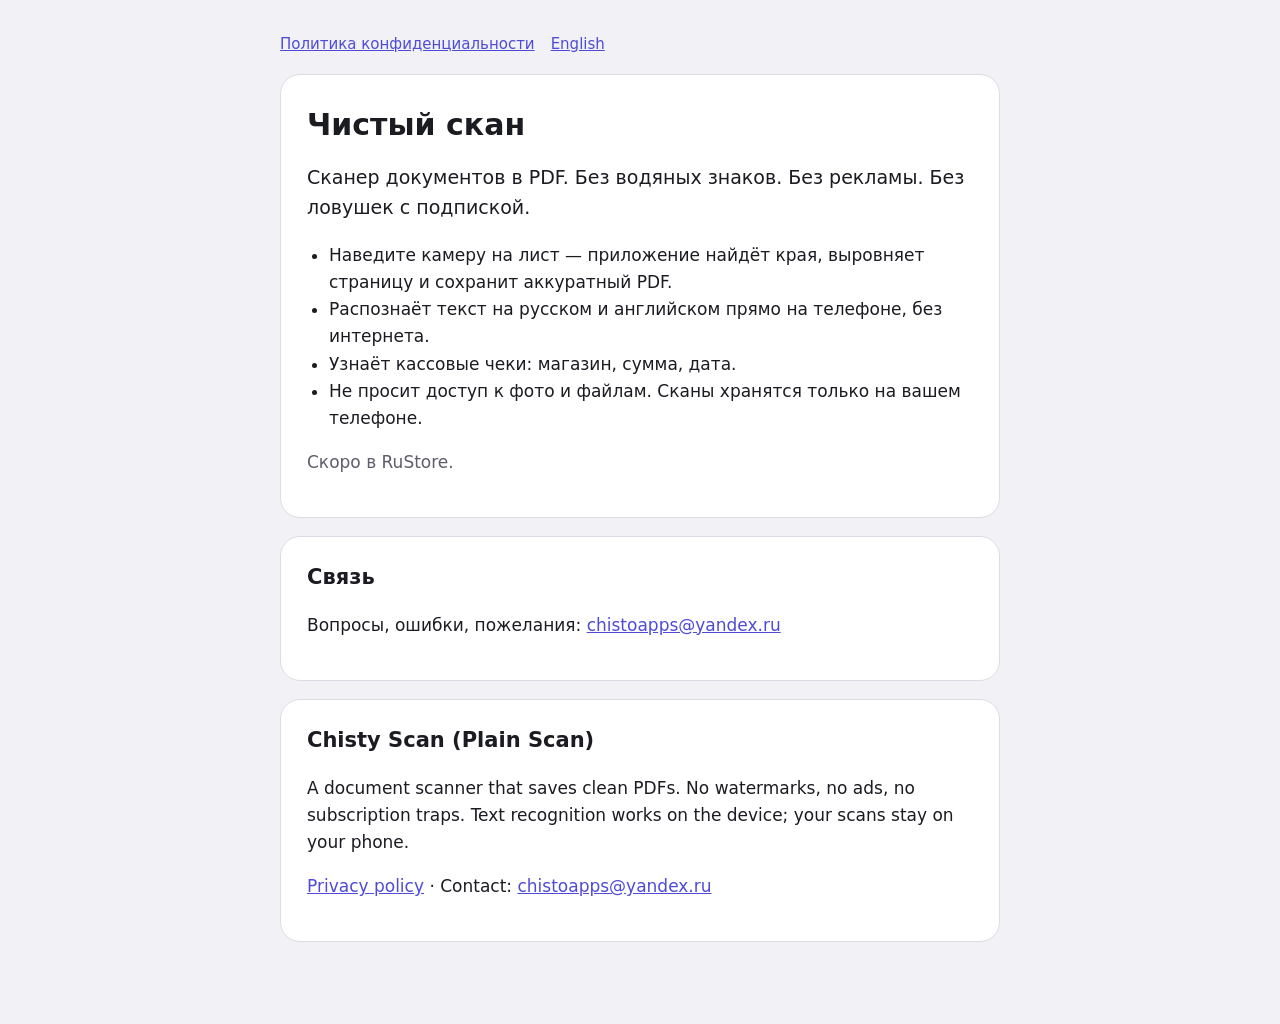
<file: index.html>
<!DOCTYPE html>
<html lang="ru">
<head>
<meta charset="utf-8">
<meta name="viewport" content="width=device-width, initial-scale=1">
<title>Чистый скан — сканер документов без рекламы</title>
<meta name="description" content="Чистый скан — сканер документов в PDF. Без водяных знаков, без рекламы, без ловушек с подпиской. Документы остаются на телефоне.">
<link rel="stylesheet" href="/style.css">
</head>
<body>
<main>
<nav><a href="/privacy/">Политика конфиденциальности</a><a href="#en">English</a></nav>

<div class="card">
<h1>Чистый скан</h1>
<p class="lead">Сканер документов в PDF. Без водяных знаков. Без рекламы. Без ловушек с подпиской.</p>
<ul>
<li>Наведите камеру на лист — приложение найдёт края, выровняет страницу и сохранит аккуратный PDF.</li>
<li>Распознаёт текст на русском и английском прямо на телефоне, без интернета.</li>
<li>Узнаёт кассовые чеки: магазин, сумма, дата.</li>
<li>Не просит доступ к фото и файлам. Сканы хранятся только на вашем телефоне.</li>
</ul>
<p class="muted">Скоро в RuStore.</p>
</div>

<div class="card">
<h2 style="margin-top:0">Связь</h2>
<p>Вопросы, ошибки, пожелания: <a href="mailto:chistoapps@yandex.ru">chistoapps@yandex.ru</a></p>
</div>

<div class="card" id="en" lang="en">
<h2 style="margin-top:0">Chisty Scan (Plain Scan)</h2>
<p>A document scanner that saves clean PDFs. No watermarks, no ads, no subscription traps. Text recognition works on the device; your scans stay on your phone.</p>
<p><a href="/privacy/#en">Privacy policy</a> · Contact: <a href="mailto:chistoapps@yandex.ru">chistoapps@yandex.ru</a></p>
</div>
</main>
</body>
</html>
</file>
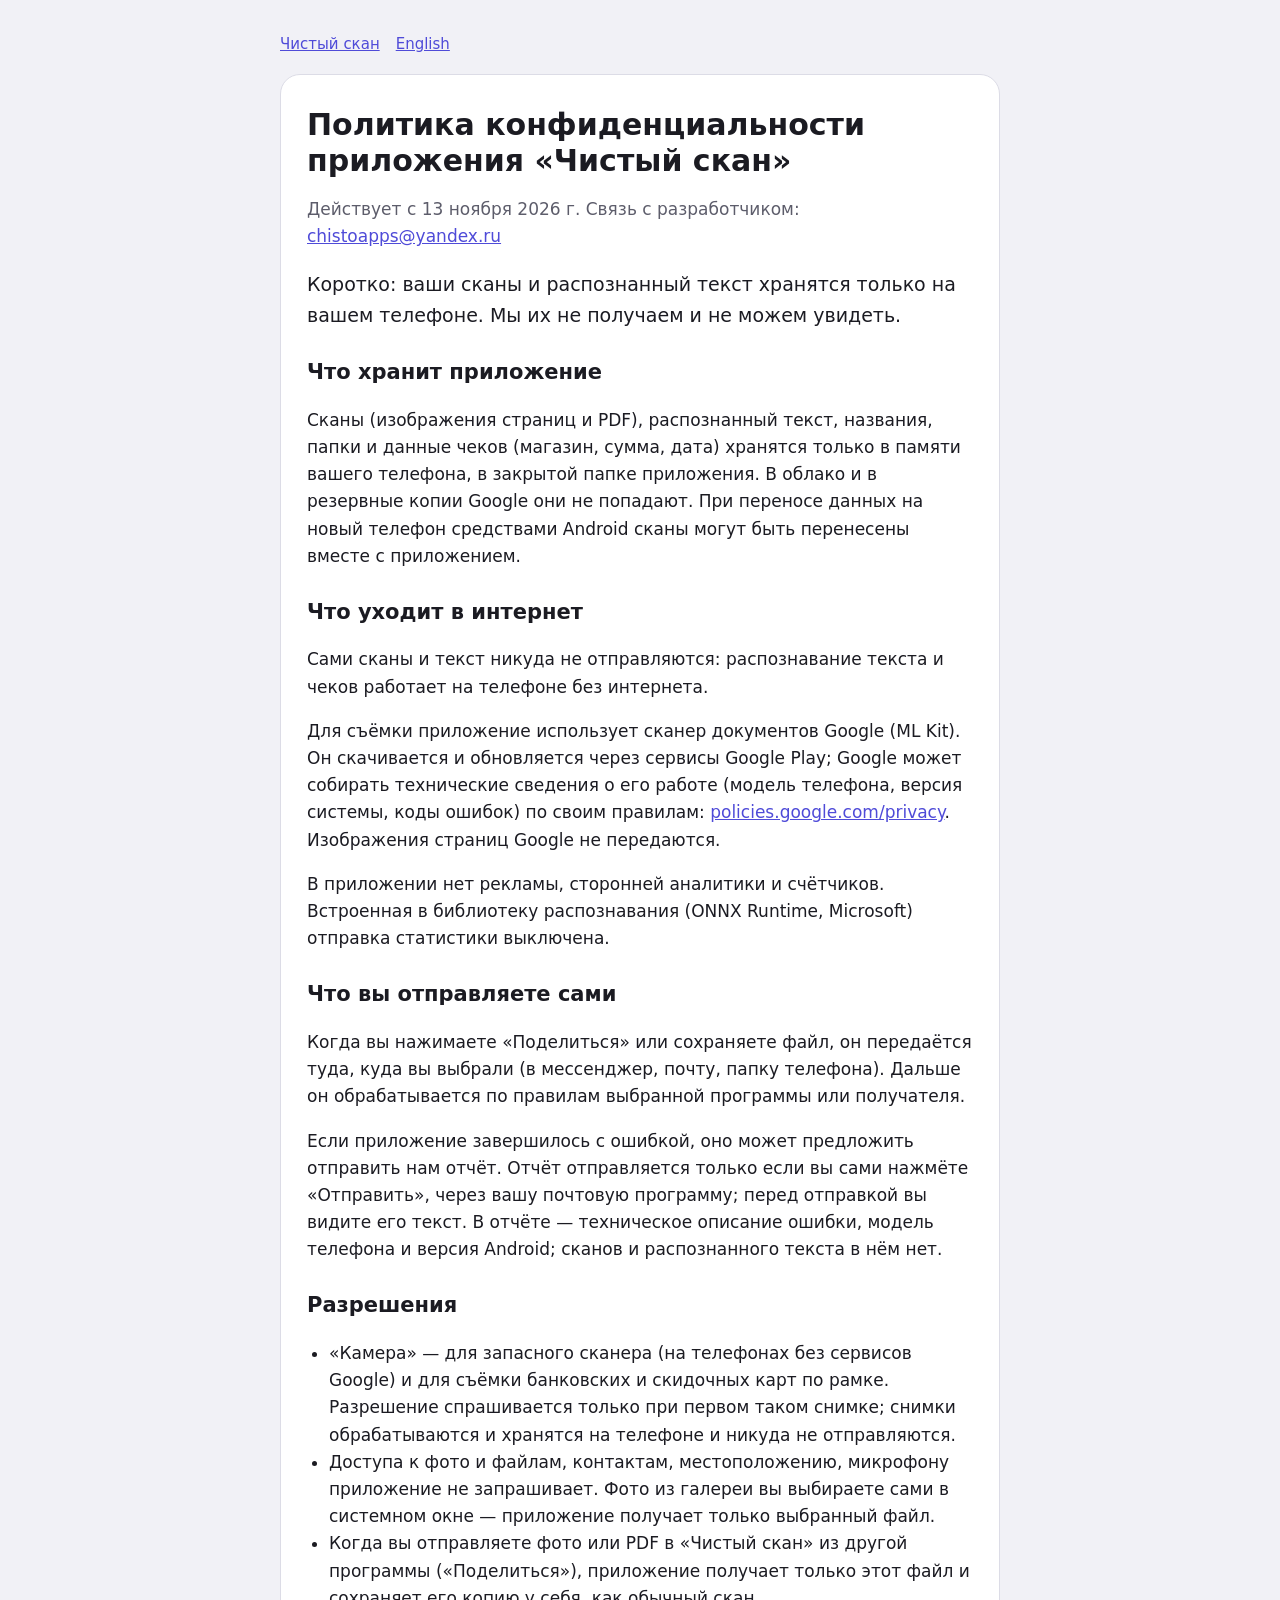
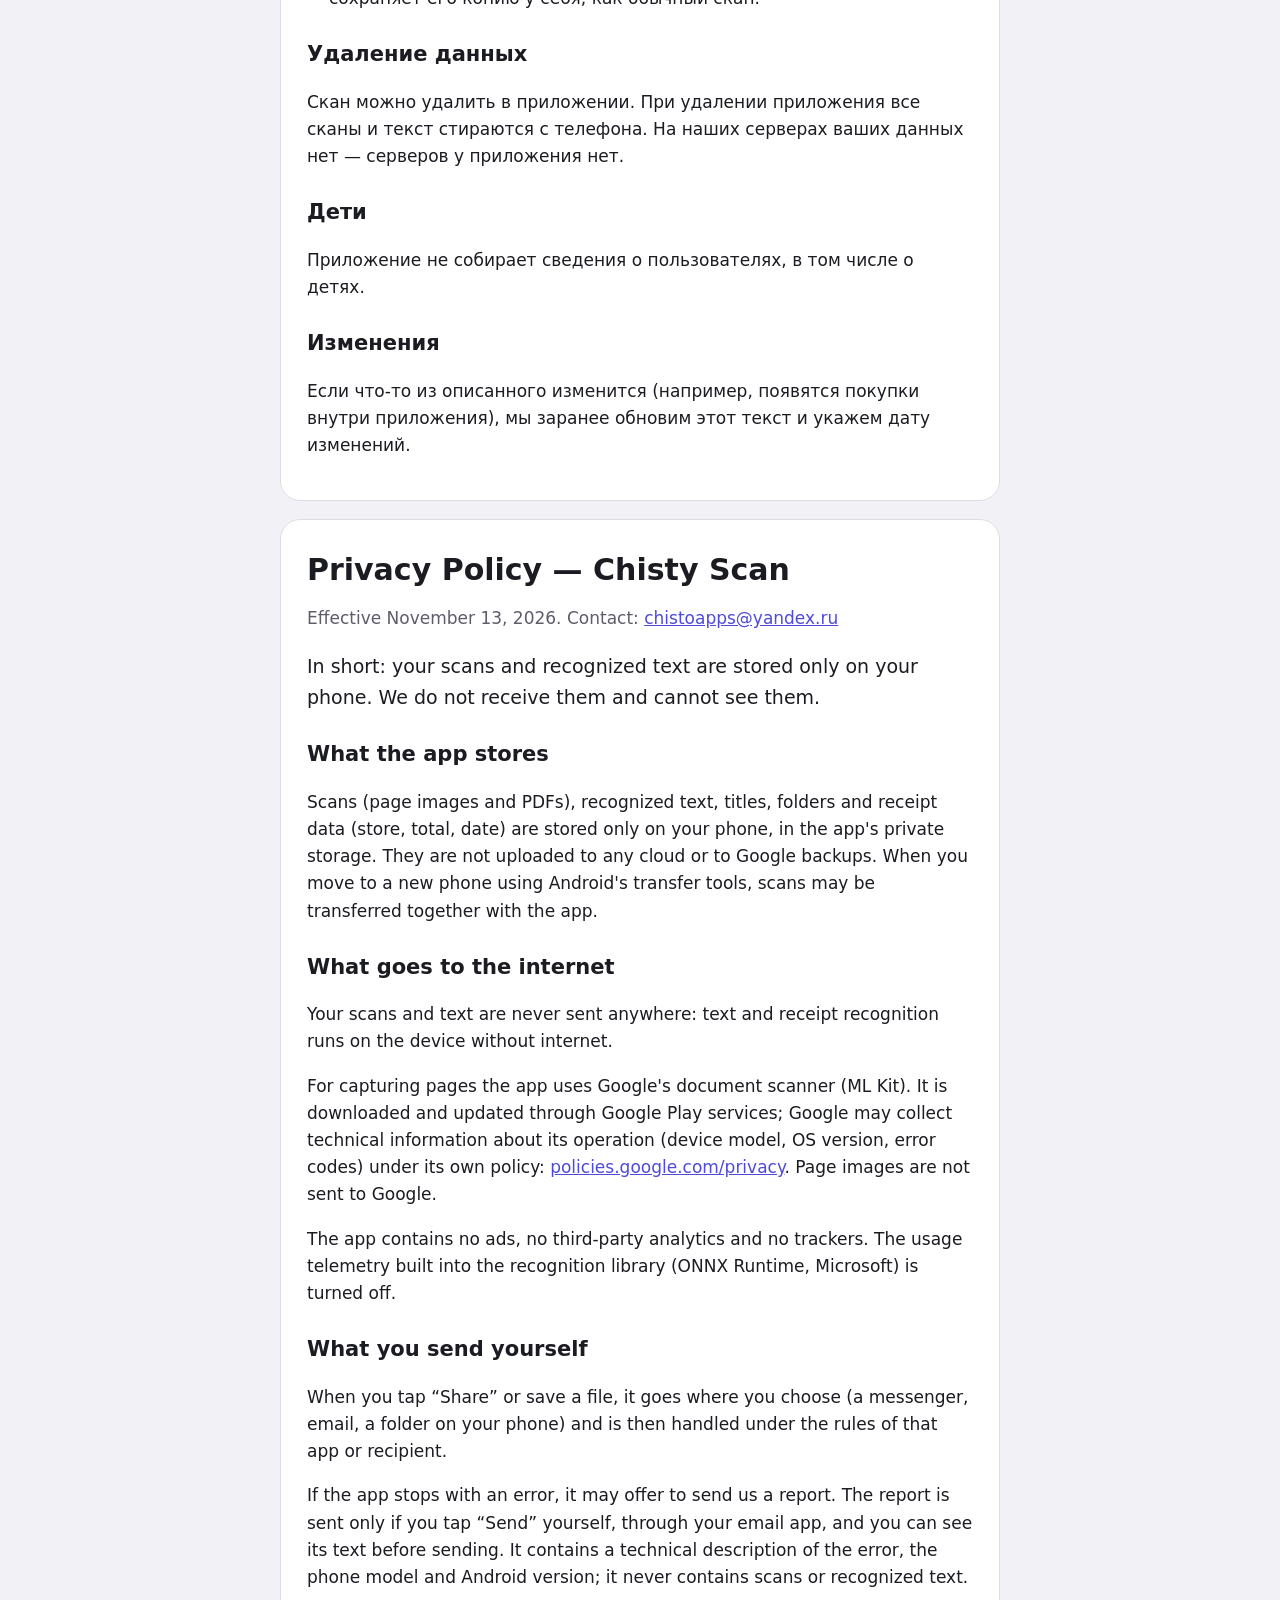
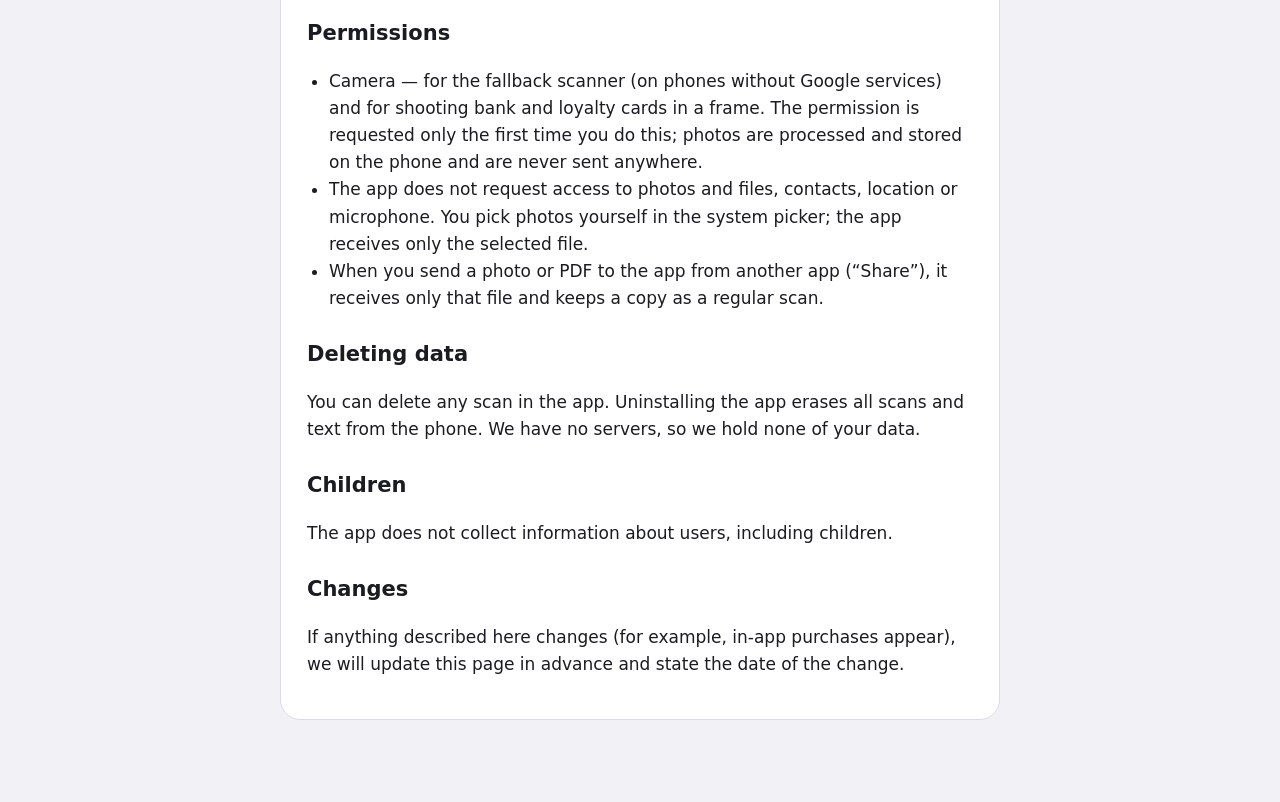
<file: privacy/index.html>
<!DOCTYPE html>
<html lang="ru">
<head>
<meta charset="utf-8">
<meta name="viewport" content="width=device-width, initial-scale=1">
<title>Политика конфиденциальности — Чистый скан</title>
<link rel="stylesheet" href="/style.css">
</head>
<body>
<main>
<nav><a href="/">Чистый скан</a><a href="#en">English</a></nav>

<div class="card">
<h1>Политика конфиденциальности приложения «Чистый скан»</h1>
<p class="muted">Действует с 13 ноября 2026 г. Связь с разработчиком: <a href="mailto:chistoapps@yandex.ru">chistoapps@yandex.ru</a></p>
<p class="lead">Коротко: ваши сканы и распознанный текст хранятся только на вашем телефоне. Мы их не получаем и не можем увидеть.</p>

<h2>Что хранит приложение</h2>
<p>Сканы (изображения страниц и PDF), распознанный текст, названия, папки и данные чеков (магазин, сумма, дата) хранятся только в памяти вашего телефона, в закрытой папке приложения. В облако и в резервные копии Google они не попадают. При переносе данных на новый телефон средствами Android сканы могут быть перенесены вместе с приложением.</p>

<h2>Что уходит в интернет</h2>
<p>Сами сканы и текст никуда не отправляются: распознавание текста и чеков работает на телефоне без интернета.</p>
<p>Для съёмки приложение использует сканер документов Google (ML Kit). Он скачивается и обновляется через сервисы Google Play; Google может собирать технические сведения о его работе (модель телефона, версия системы, коды ошибок) по своим правилам: <a href="https://policies.google.com/privacy">policies.google.com/privacy</a>. Изображения страниц Google не передаются.</p>
<p>В приложении нет рекламы, сторонней аналитики и счётчиков. Встроенная в библиотеку распознавания (ONNX Runtime, Microsoft) отправка статистики выключена.</p>

<h2>Что вы отправляете сами</h2>
<p>Когда вы нажимаете «Поделиться» или сохраняете файл, он передаётся туда, куда вы выбрали (в мессенджер, почту, папку телефона). Дальше он обрабатывается по правилам выбранной программы или получателя.</p>
<p>Если приложение завершилось с ошибкой, оно может предложить отправить нам отчёт. Отчёт отправляется только если вы сами нажмёте «Отправить», через вашу почтовую программу; перед отправкой вы видите его текст. В отчёте — техническое описание ошибки, модель телефона и версия Android; сканов и распознанного текста в нём нет.</p>

<h2>Разрешения</h2>
<ul>
<li>«Камера» — для запасного сканера (на телефонах без сервисов Google) и для съёмки банковских и скидочных карт по рамке. Разрешение спрашивается только при первом таком снимке; снимки обрабатываются и хранятся на телефоне и никуда не отправляются.</li>
<li>Доступа к фото и файлам, контактам, местоположению, микрофону приложение не запрашивает. Фото из галереи вы выбираете сами в системном окне — приложение получает только выбранный файл.</li>
<li>Когда вы отправляете фото или PDF в «Чистый скан» из другой программы («Поделиться»), приложение получает только этот файл и сохраняет его копию у себя, как обычный скан.</li>
</ul>

<h2>Удаление данных</h2>
<p>Скан можно удалить в приложении. При удалении приложения все сканы и текст стираются с телефона. На наших серверах ваших данных нет — серверов у приложения нет.</p>

<h2>Дети</h2>
<p>Приложение не собирает сведения о пользователях, в том числе о детях.</p>

<h2>Изменения</h2>
<p>Если что-то из описанного изменится (например, появятся покупки внутри приложения), мы заранее обновим этот текст и укажем дату изменений.</p>
</div>

<div class="card" id="en" lang="en">
<h1>Privacy Policy — Chisty Scan</h1>
<p class="muted">Effective November 13, 2026. Contact: <a href="mailto:chistoapps@yandex.ru">chistoapps@yandex.ru</a></p>
<p class="lead">In short: your scans and recognized text are stored only on your phone. We do not receive them and cannot see them.</p>

<h2>What the app stores</h2>
<p>Scans (page images and PDFs), recognized text, titles, folders and receipt data (store, total, date) are stored only on your phone, in the app's private storage. They are not uploaded to any cloud or to Google backups. When you move to a new phone using Android's transfer tools, scans may be transferred together with the app.</p>

<h2>What goes to the internet</h2>
<p>Your scans and text are never sent anywhere: text and receipt recognition runs on the device without internet.</p>
<p>For capturing pages the app uses Google's document scanner (ML Kit). It is downloaded and updated through Google Play services; Google may collect technical information about its operation (device model, OS version, error codes) under its own policy: <a href="https://policies.google.com/privacy">policies.google.com/privacy</a>. Page images are not sent to Google.</p>
<p>The app contains no ads, no third-party analytics and no trackers. The usage telemetry built into the recognition library (ONNX Runtime, Microsoft) is turned off.</p>

<h2>What you send yourself</h2>
<p>When you tap “Share” or save a file, it goes where you choose (a messenger, email, a folder on your phone) and is then handled under the rules of that app or recipient.</p>
<p>If the app stops with an error, it may offer to send us a report. The report is sent only if you tap “Send” yourself, through your email app, and you can see its text before sending. It contains a technical description of the error, the phone model and Android version; it never contains scans or recognized text.</p>

<h2>Permissions</h2>
<ul>
<li>Camera — for the fallback scanner (on phones without Google services) and for shooting bank and loyalty cards in a frame. The permission is requested only the first time you do this; photos are processed and stored on the phone and are never sent anywhere.</li>
<li>The app does not request access to photos and files, contacts, location or microphone. You pick photos yourself in the system picker; the app receives only the selected file.</li>
<li>When you send a photo or PDF to the app from another app (“Share”), it receives only that file and keeps a copy as a regular scan.</li>
</ul>

<h2>Deleting data</h2>
<p>You can delete any scan in the app. Uninstalling the app erases all scans and text from the phone. We have no servers, so we hold none of your data.</p>

<h2>Children</h2>
<p>The app does not collect information about users, including children.</p>

<h2>Changes</h2>
<p>If anything described here changes (for example, in-app purchases appear), we will update this page in advance and state the date of the change.</p>
</div>
</main>
</body>
</html>
</file>
<file: style.css>
:root{--bg:#F1F1F6;--fg:#1b1b22;--muted:#5d5d6b;--acc:#4F4BD8;--card:#fff;--line:#dcdce6}
@media (prefers-color-scheme:dark){:root{--bg:#111216;--fg:#ececf2;--muted:#a3a3b2;--acc:#A9A7FF;--card:#1b1c22;--line:#2c2d36}}
*{box-sizing:border-box}
body{margin:0;background:var(--bg);color:var(--fg);font:17px/1.6 system-ui,-apple-system,"Segoe UI",Roboto,sans-serif}
main{max-width:760px;margin:0 auto;padding:32px 20px 64px}
.card{background:var(--card);border:1px solid var(--line);border-radius:20px;padding:24px 26px;margin:18px 0}
h1{font-size:30px;line-height:1.2;margin:8px 0 6px}
h2{font-size:21px;margin:26px 0 6px}
p,li{color:var(--fg)}
.muted{color:var(--muted)}
a{color:var(--acc)}
nav{display:flex;gap:16px;flex-wrap:wrap;font-size:15px}
ul{padding-left:22px}
.lead{font-size:19px}
</file>
